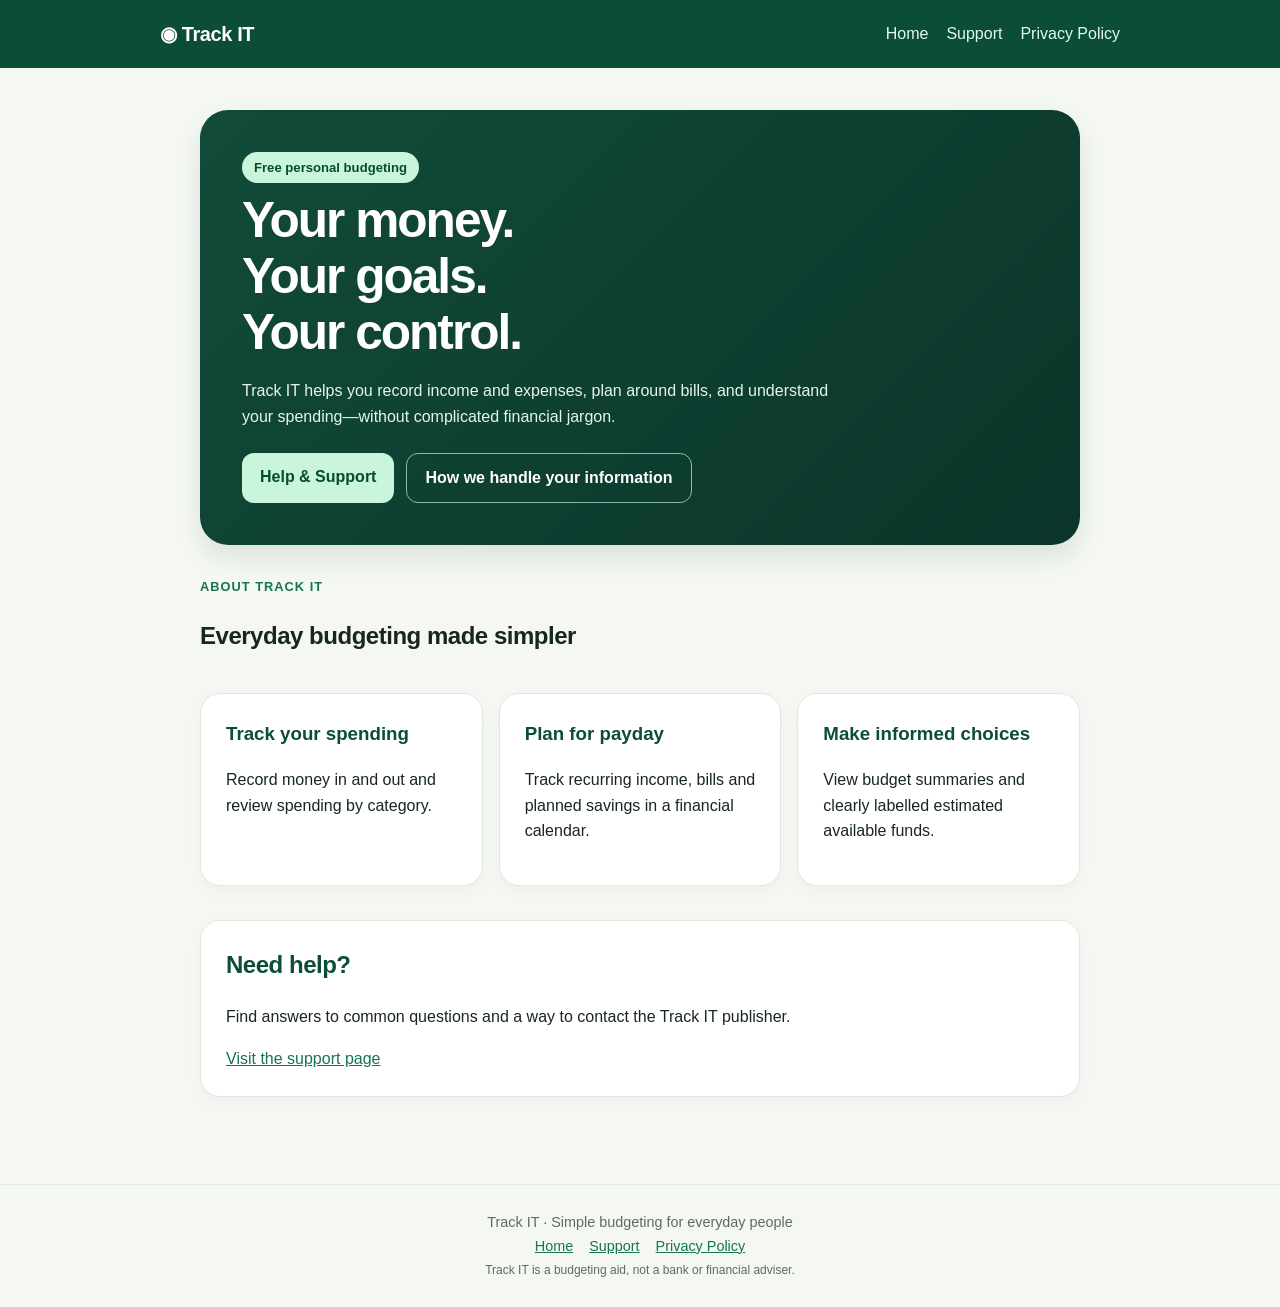
<file: index.html>
<!doctype html><html lang="en"><head><meta charset="utf-8"><meta name="viewport" content="width=device-width, initial-scale=1"><meta name="description" content="Track IT is a free iPhone budgeting app for everyday money management."><title>Home — Track IT</title><link rel="stylesheet" href="site.css"></head><body><a class="skip-link" href="#content">Skip to content</a><header class="top"><nav class="nav" aria-label="Main navigation"><a class="brand" href="index.html">◉ Track IT</a><div class="navlinks"><a href="index.html">Home</a><a href="support.html">Support</a><a href="privacy.html">Privacy Policy</a></div></nav></header><main id="content"><section class="hero"><span class="tag">Free personal budgeting</span><h1>Your money.<br>Your goals.<br>Your control.</h1><p>Track IT helps you record income and expenses, plan around bills, and understand your spending—without complicated financial jargon.</p><div class="actions"><a class="btn" href="support.html">Help &amp; Support</a><a class="btn alt" href="privacy.html">How we handle your information</a></div></section><section style="margin-top:32px"><p class="eyebrow">About Track IT</p><h2>Everyday budgeting made simpler</h2><div class="grid"><div class="card"><h3>Track your spending</h3><p>Record money in and out and review spending by category.</p></div><div class="card"><h3>Plan for payday</h3><p>Track recurring income, bills and planned savings in a financial calendar.</p></div><div class="card"><h3>Make informed choices</h3><p>View budget summaries and clearly labelled estimated available funds.</p></div></div></section><section class="card"><h2>Need help?</h2><p>Find answers to common questions and a way to contact the Track IT publisher.</p><a href="support.html">Visit the support page</a></section></main><footer>Track IT · Simple budgeting for everyday people<br><a href="index.html">Home</a><a href="support.html">Support</a><a href="privacy.html">Privacy Policy</a><br><small>Track IT is a budgeting aid, not a bank or financial adviser.</small></footer></body></html>
</file>
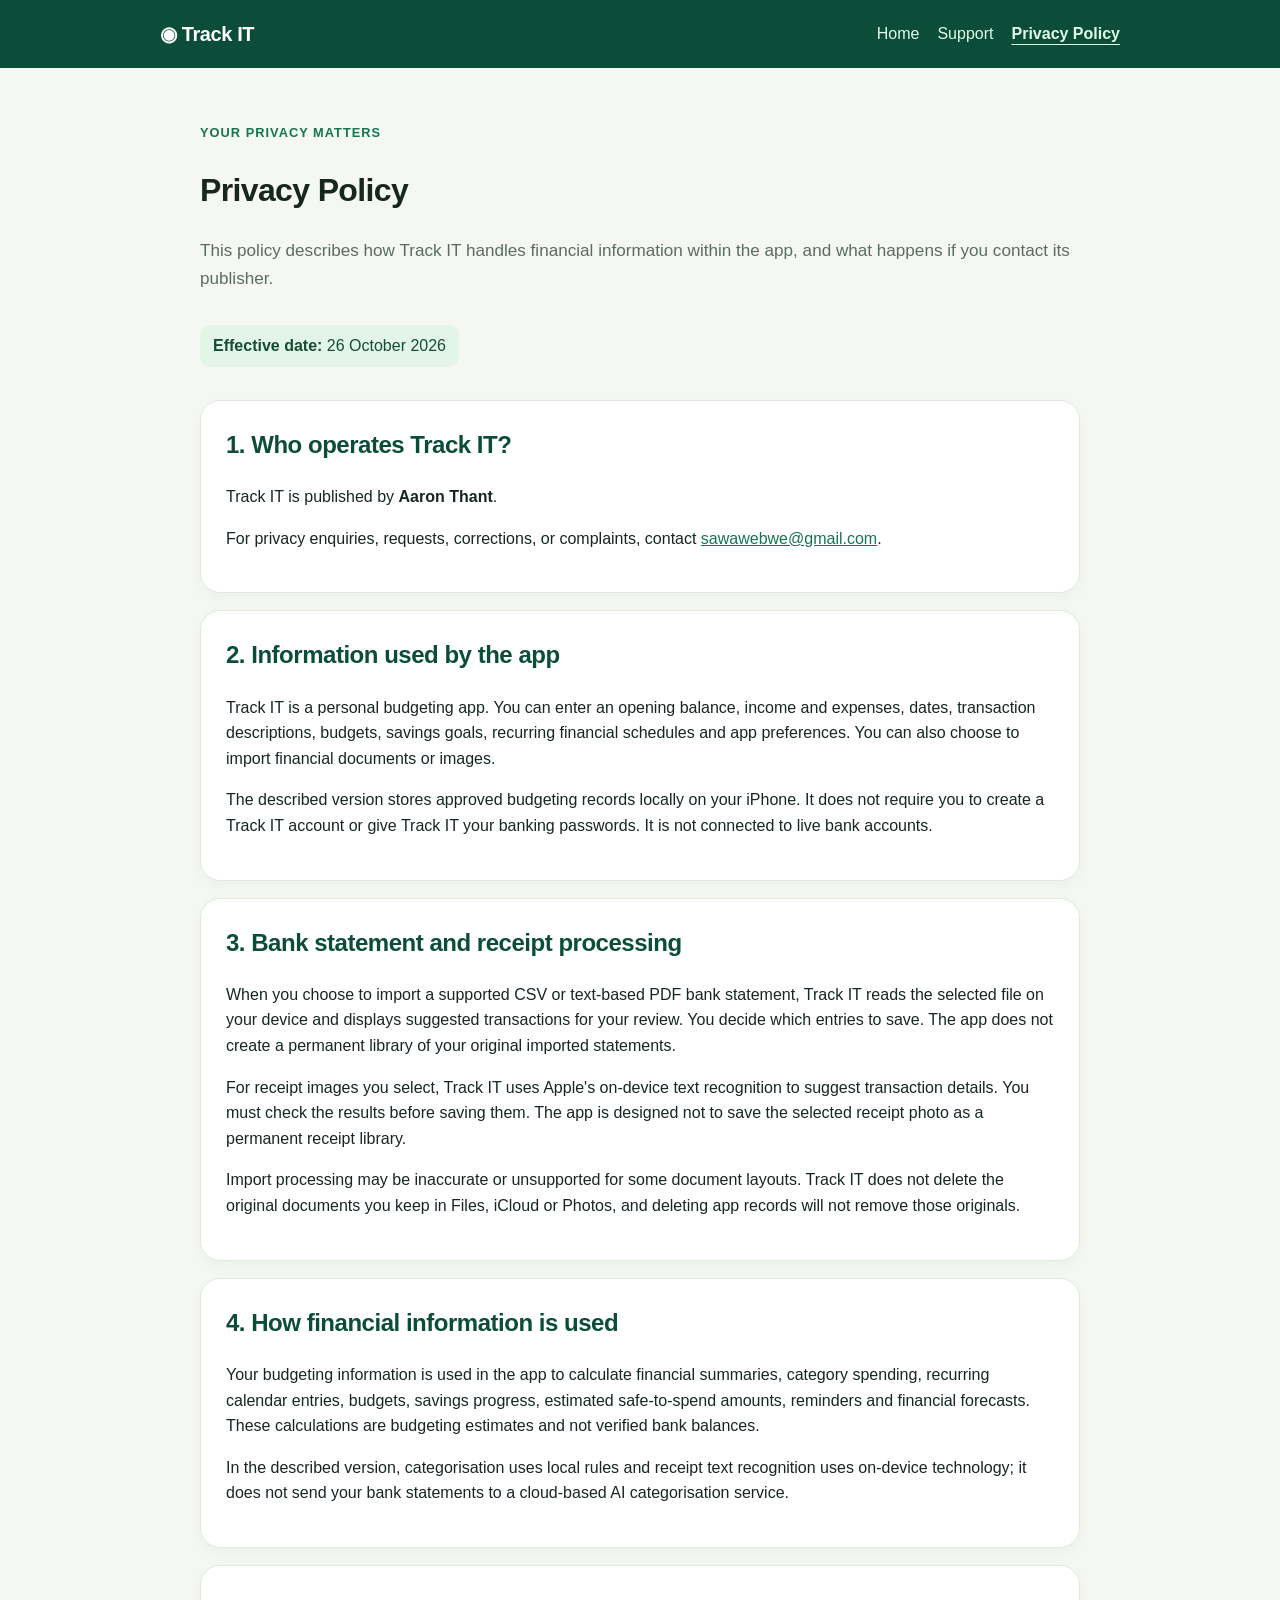
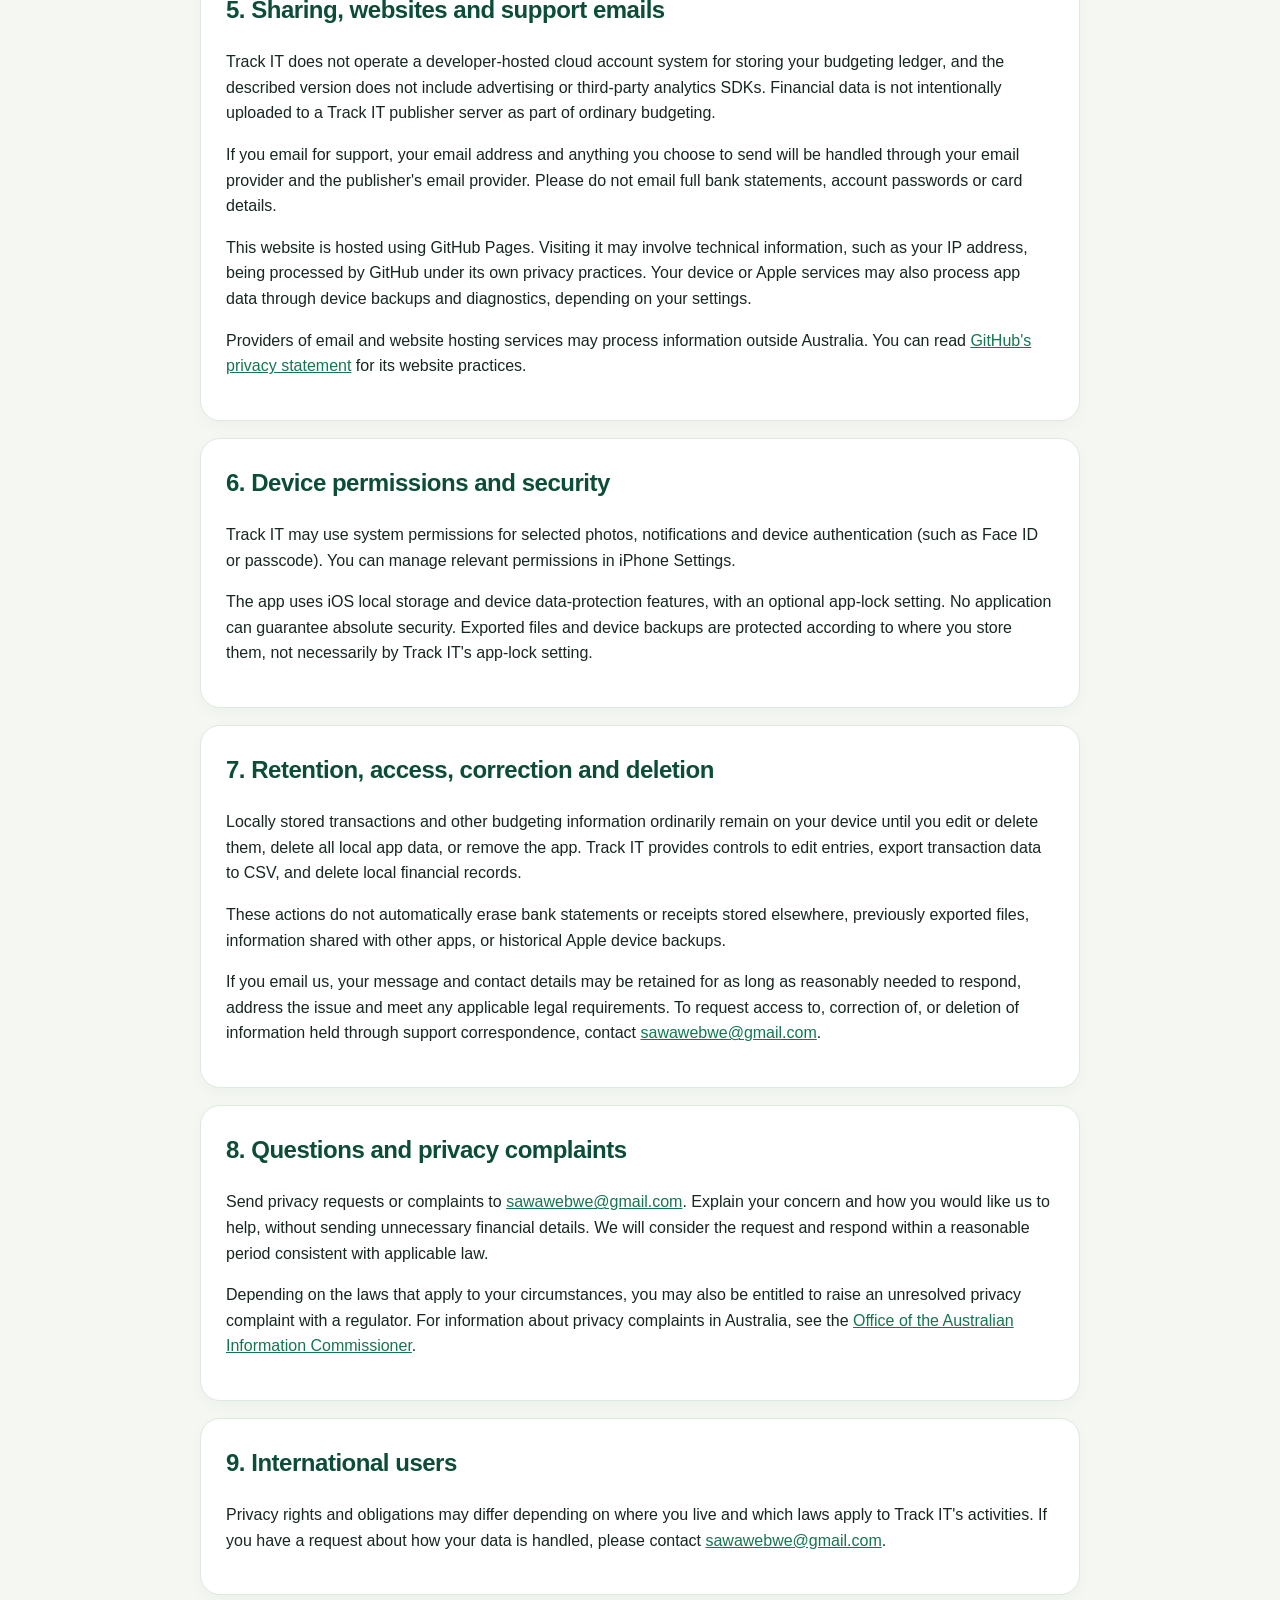
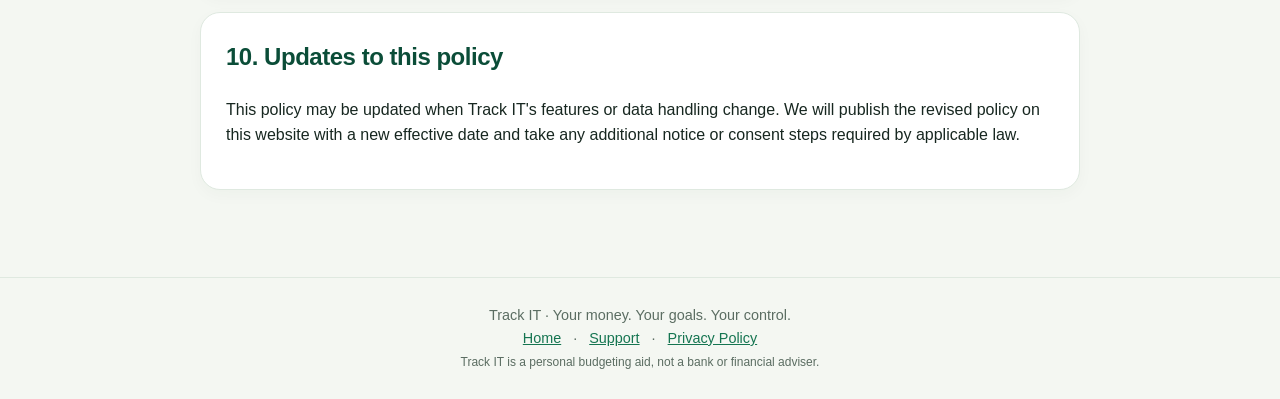
<file: privacy.html>
<!doctype html>
<html lang="en-AU">
<head>
  <meta charset="utf-8">
  <meta name="viewport" content="width=device-width, initial-scale=1">
  <meta name="color-scheme" content="light">
  <meta name="description" content="Track IT — free personal budgeting app for iPhone.">
  <title>Privacy Policy — Track IT</title>
  <link rel="stylesheet" href="site.css">
</head>
<body>
  <a class="skip-link" href="#content">Skip to content</a>
  <header class="top">
    <nav class="nav" aria-label="Main navigation">
      <a class="brand" href="index.html">◉ Track IT</a>
      <div class="navlinks">
        <a href="index.html">Home</a>
        <a href="support.html">Support</a>
        <a href="privacy.html" aria-current="page">Privacy Policy</a>
      </div>
    </nav>
  </header>
  <main id="content">
    <p class="eyebrow">Your privacy matters</p>
    <h1>Privacy Policy</h1>
    <p class="lead">This policy describes how Track IT handles financial information within the app, and what happens if you contact its publisher.</p>
    <p class="updated"><strong>Effective date:</strong> 26 October 2026</p>

    <section class="card">
      <h2>1. Who operates Track IT?</h2>
      <p>Track IT is published by <strong>Aaron Thant</strong>.</p>
      <p>For privacy enquiries, requests, corrections, or complaints, contact <a href="mailto:sawawebwe@gmail.com">sawawebwe@gmail.com</a>.</p>
    </section>
    <section class="card">
      <h2>2. Information used by the app</h2>
      <p>Track IT is a personal budgeting app. You can enter an opening balance, income and expenses, dates, transaction descriptions, budgets, savings goals, recurring financial schedules and app preferences. You can also choose to import financial documents or images.</p>
      <p>The described version stores approved budgeting records locally on your iPhone. It does not require you to create a Track IT account or give Track IT your banking passwords. It is not connected to live bank accounts.</p>
    </section>
    <section class="card">
      <h2>3. Bank statement and receipt processing</h2>
      <p>When you choose to import a supported CSV or text-based PDF bank statement, Track IT reads the selected file on your device and displays suggested transactions for your review. You decide which entries to save. The app does not create a permanent library of your original imported statements.</p>
      <p>For receipt images you select, Track IT uses Apple's on-device text recognition to suggest transaction details. You must check the results before saving them. The app is designed not to save the selected receipt photo as a permanent receipt library.</p>
      <p>Import processing may be inaccurate or unsupported for some document layouts. Track IT does not delete the original documents you keep in Files, iCloud or Photos, and deleting app records will not remove those originals.</p>
    </section>
    <section class="card">
      <h2>4. How financial information is used</h2>
      <p>Your budgeting information is used in the app to calculate financial summaries, category spending, recurring calendar entries, budgets, savings progress, estimated safe-to-spend amounts, reminders and financial forecasts. These calculations are budgeting estimates and not verified bank balances.</p>
      <p>In the described version, categorisation uses local rules and receipt text recognition uses on-device technology; it does not send your bank statements to a cloud-based AI categorisation service.</p>
    </section>
    <section class="card">
      <h2>5. Sharing, websites and support emails</h2>
      <p>Track IT does not operate a developer-hosted cloud account system for storing your budgeting ledger, and the described version does not include advertising or third-party analytics SDKs. Financial data is not intentionally uploaded to a Track IT publisher server as part of ordinary budgeting.</p>
      <p>If you email for support, your email address and anything you choose to send will be handled through your email provider and the publisher's email provider. Please do not email full bank statements, account passwords or card details.</p>
      <p>This website is hosted using GitHub Pages. Visiting it may involve technical information, such as your IP address, being processed by GitHub under its own privacy practices. Your device or Apple services may also process app data through device backups and diagnostics, depending on your settings.</p>
      <p>Providers of email and website hosting services may process information outside Australia. You can read <a href="https://docs.github.com/en/site-policy/privacy-policies/github-general-privacy-statement" rel="noopener noreferrer">GitHub's privacy statement</a> for its website practices.</p>
    </section>
    <section class="card">
      <h2>6. Device permissions and security</h2>
      <p>Track IT may use system permissions for selected photos, notifications and device authentication (such as Face ID or passcode). You can manage relevant permissions in iPhone Settings.</p>
      <p>The app uses iOS local storage and device data-protection features, with an optional app-lock setting. No application can guarantee absolute security. Exported files and device backups are protected according to where you store them, not necessarily by Track IT's app-lock setting.</p>
    </section>
    <section class="card">
      <h2>7. Retention, access, correction and deletion</h2>
      <p>Locally stored transactions and other budgeting information ordinarily remain on your device until you edit or delete them, delete all local app data, or remove the app. Track IT provides controls to edit entries, export transaction data to CSV, and delete local financial records.</p>
      <p>These actions do not automatically erase bank statements or receipts stored elsewhere, previously exported files, information shared with other apps, or historical Apple device backups.</p>
      <p>If you email us, your message and contact details may be retained for as long as reasonably needed to respond, address the issue and meet any applicable legal requirements. To request access to, correction of, or deletion of information held through support correspondence, contact <a href="mailto:sawawebwe@gmail.com?subject=Track%20IT%20Data%20Request">sawawebwe@gmail.com</a>.</p>
    </section>
    <section class="card">
      <h2>8. Questions and privacy complaints</h2>
      <p>Send privacy requests or complaints to <a href="mailto:sawawebwe@gmail.com?subject=Track%20IT%20Privacy%20Complaint">sawawebwe@gmail.com</a>. Explain your concern and how you would like us to help, without sending unnecessary financial details. We will consider the request and respond within a reasonable period consistent with applicable law.</p>
      <p>Depending on the laws that apply to your circumstances, you may also be entitled to raise an unresolved privacy complaint with a regulator. For information about privacy complaints in Australia, see the <a href="https://www.oaic.gov.au/privacy/privacy-complaints" rel="noopener noreferrer">Office of the Australian Information Commissioner</a>.</p>
    </section>
    <section class="card">
      <h2>9. International users</h2>
      <p>Privacy rights and obligations may differ depending on where you live and which laws apply to Track IT's activities. If you have a request about how your data is handled, please contact <a href="mailto:sawawebwe@gmail.com">sawawebwe@gmail.com</a>.</p>
    </section>
    <section class="card">
      <h2>10. Updates to this policy</h2>
      <p>This policy may be updated when Track IT's features or data handling change. We will publish the revised policy on this website with a new effective date and take any additional notice or consent steps required by applicable law.</p>
    </section>
  </main>
  <footer>
    Track IT · Your money. Your goals. Your control.
    <br>
    <a href="index.html">Home</a> · <a href="support.html">Support</a> · <a href="privacy.html">Privacy Policy</a>
    <br><small>Track IT is a personal budgeting aid, not a bank or financial adviser.</small>
  </footer>
</body>
</html>
</file>
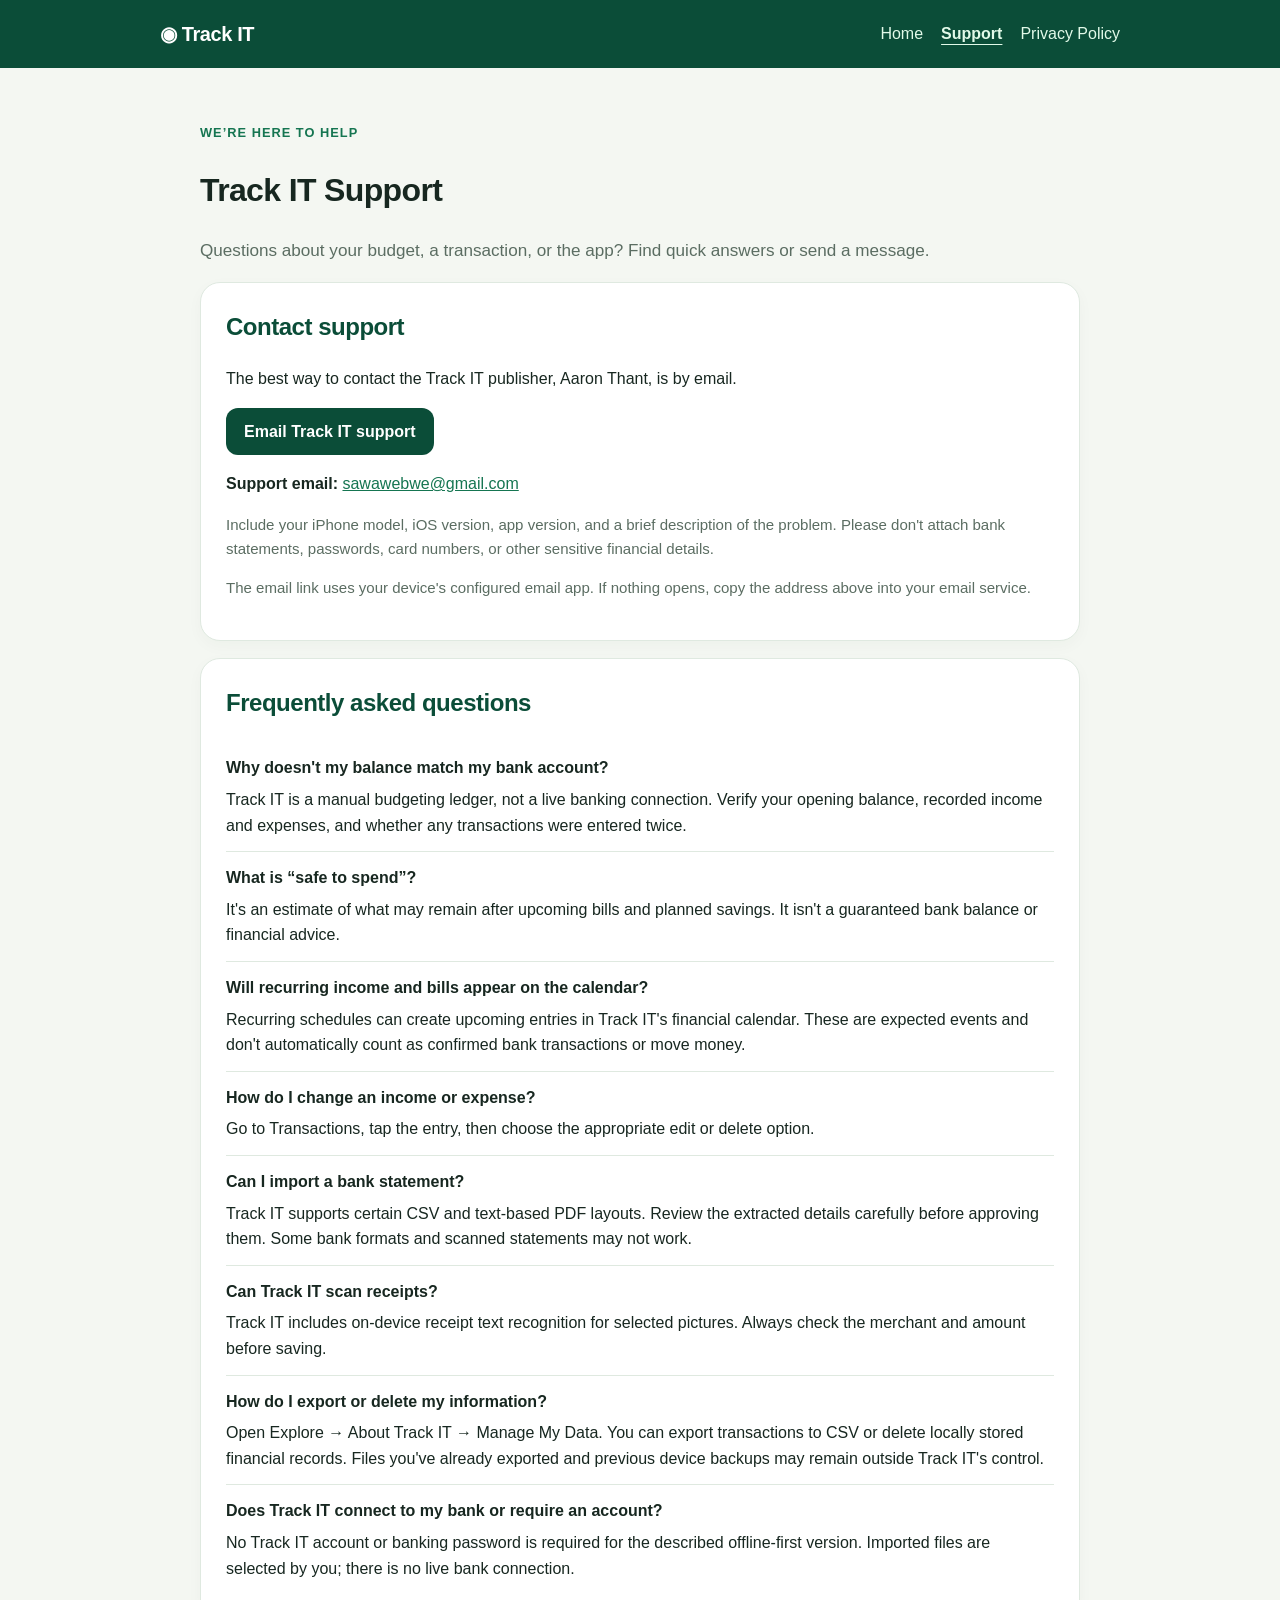
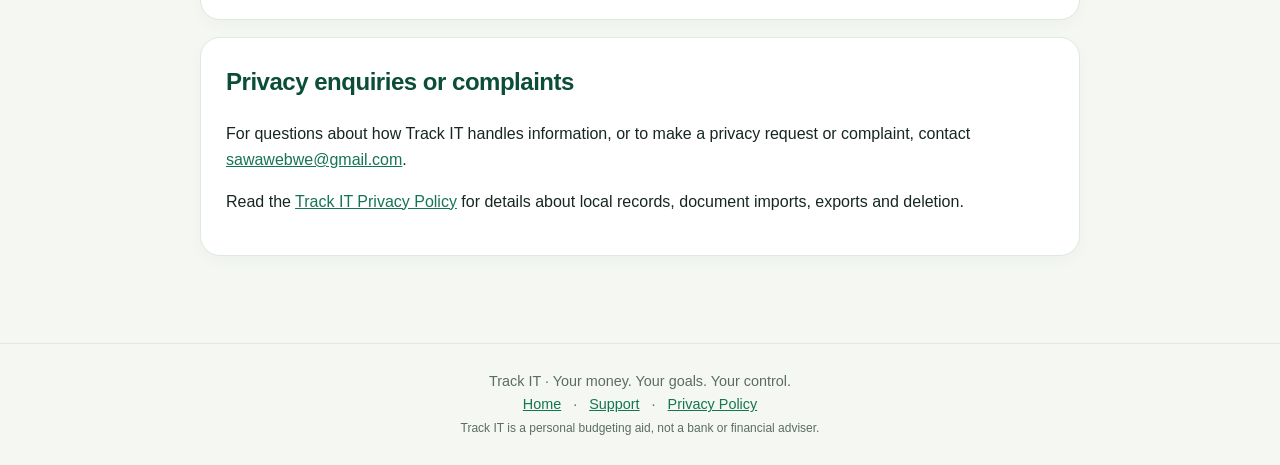
<file: support.html>
<!doctype html>
<html lang="en-AU">
<head>
  <meta charset="utf-8">
  <meta name="viewport" content="width=device-width, initial-scale=1">
  <meta name="color-scheme" content="light">
  <meta name="description" content="Track IT — free personal budgeting app for iPhone.">
  <title>Support — Track IT</title>
  <link rel="stylesheet" href="site.css">
</head>
<body>
  <a class="skip-link" href="#content">Skip to content</a>
  <header class="top">
    <nav class="nav" aria-label="Main navigation">
      <a class="brand" href="index.html">◉ Track IT</a>
      <div class="navlinks">
        <a href="index.html">Home</a>
        <a href="support.html" aria-current="page">Support</a>
        <a href="privacy.html">Privacy Policy</a>
      </div>
    </nav>
  </header>
  <main id="content">
    <p class="eyebrow">We’re here to help</p>
    <h1>Track IT Support</h1>
    <p class="lead">Questions about your budget, a transaction, or the app? Find quick answers or send a message.</p>
    <section class="card">
      <h2>Contact support</h2>
      <p>The best way to contact the Track IT publisher, Aaron Thant, is by email.</p>
      <p><a class="btn support-mail" href="mailto:sawawebwe@gmail.com?subject=Track%20IT%20Support%20Request">Email Track IT support</a></p>
      <p><strong>Support email:</strong> <a href="mailto:sawawebwe@gmail.com">sawawebwe@gmail.com</a></p>
      <p class="hint">Include your iPhone model, iOS version, app version, and a brief description of the problem. Please don't attach bank statements, passwords, card numbers, or other sensitive financial details.</p>
      <p class="hint">The email link uses your device's configured email app. If nothing opens, copy the address above into your email service.</p>
    </section>
    <section class="card">
      <h2>Frequently asked questions</h2>
      <div class="item"><strong>Why doesn't my balance match my bank account?</strong><p>Track IT is a manual budgeting ledger, not a live banking connection. Verify your opening balance, recorded income and expenses, and whether any transactions were entered twice.</p></div>
      <div class="item"><strong>What is “safe to spend”?</strong><p>It's an estimate of what may remain after upcoming bills and planned savings. It isn't a guaranteed bank balance or financial advice.</p></div>
      <div class="item"><strong>Will recurring income and bills appear on the calendar?</strong><p>Recurring schedules can create upcoming entries in Track IT's financial calendar. These are expected events and don't automatically count as confirmed bank transactions or move money.</p></div>
      <div class="item"><strong>How do I change an income or expense?</strong><p>Go to Transactions, tap the entry, then choose the appropriate edit or delete option.</p></div>
      <div class="item"><strong>Can I import a bank statement?</strong><p>Track IT supports certain CSV and text-based PDF layouts. Review the extracted details carefully before approving them. Some bank formats and scanned statements may not work.</p></div>
      <div class="item"><strong>Can Track IT scan receipts?</strong><p>Track IT includes on-device receipt text recognition for selected pictures. Always check the merchant and amount before saving.</p></div>
      <div class="item"><strong>How do I export or delete my information?</strong><p>Open Explore → About Track IT → Manage My Data. You can export transactions to CSV or delete locally stored financial records. Files you've already exported and previous device backups may remain outside Track IT's control.</p></div>
      <div class="item"><strong>Does Track IT connect to my bank or require an account?</strong><p>No Track IT account or banking password is required for the described offline-first version. Imported files are selected by you; there is no live bank connection.</p></div>
    </section>
    <section class="card">
      <h2>Privacy enquiries or complaints</h2>
      <p>For questions about how Track IT handles information, or to make a privacy request or complaint, contact <a href="mailto:sawawebwe@gmail.com?subject=Track%20IT%20Privacy%20Enquiry">sawawebwe@gmail.com</a>.</p>
      <p>Read the <a href="privacy.html">Track IT Privacy Policy</a> for details about local records, document imports, exports and deletion.</p>
    </section>
  </main>
  <footer>
    Track IT · Your money. Your goals. Your control.
    <br>
    <a href="index.html">Home</a> · <a href="support.html">Support</a> · <a href="privacy.html">Privacy Policy</a>
    <br><small>Track IT is a personal budgeting aid, not a bank or financial adviser.</small>
  </footer>
</body>
</html>
</file>
<file: site.css>
:root{color-scheme:light;--green:#0b4d38;--green2:#157551;--mint:#d7f7df;--bg:#f4f7f2;--ink:#172720;--muted:#5b6d62;--border:#dfe9e0}
*{box-sizing:border-box}body{margin:0;background:var(--bg);font-family:-apple-system,BlinkMacSystemFont,"Segoe UI",sans-serif;color:var(--ink);line-height:1.6}
a{color:var(--green2)}.top{background:var(--green);color:#fff;padding:18px 22px}.nav{display:flex;align-items:center;justify-content:space-between;flex-wrap:wrap;gap:14px;max-width:960px;margin:auto}.brand{font-weight:750;font-size:1.25rem;color:white;text-decoration:none;letter-spacing:-.02em}.navlinks{display:flex;gap:18px;flex-wrap:wrap}.navlinks a{color:#e2fae9;text-decoration:none}.navlinks a:hover{text-decoration:underline}
main{max-width:920px;margin:0 auto;padding:42px 20px 70px}.hero{background:linear-gradient(135deg,#124b39,#0b352a);color:white;padding:42px;border-radius:28px;box-shadow:0 12px 24px #0a392a1b}.hero h1{font-size:clamp(2rem,6vw,3.1rem);line-height:1.13;margin:9px 0 18px;letter-spacing:-.04em}.hero p{max-width:620px;color:#e4f7e9}.tag{font-weight:650;font-size:.82rem;background:#c8f5db;color:#064a31;padding:5px 12px;border-radius:999px;display:inline-block}.actions{display:flex;gap:12px;flex-wrap:wrap;margin-top:24px}.btn{display:inline-block;padding:11px 18px;border-radius:12px;background:#c8f5db;color:#064a31!important;text-decoration:none;font-weight:700}.btn.alt{background:transparent;color:white!important;border:1px solid #8dbbaa}
.grid{display:grid;grid-template-columns:repeat(auto-fit,minmax(240px,1fr));gap:16px}.card{background:#fff;border:1px solid var(--border);border-radius:20px;padding:25px;margin:17px 0;box-shadow:0 5px 16px #0a392a08}.card h2,.card h3{margin-top:0;color:var(--green)}h1,h2{letter-spacing:-.02em}.eyebrow{font-weight:750;text-transform:uppercase;letter-spacing:.08em;color:var(--green2);font-size:.8rem}.lead{font-size:1.07rem;color:var(--muted)}.note{background:#fff1c9;border-left:4px solid #dba122;border-radius:10px;padding:15px 18px;font-size:.96rem}.note strong{color:#755012}.item{padding:13px 0;border-bottom:1px solid var(--border)}.item:last-child{border:0}.item strong{display:block}footer{border-top:1px solid var(--border);color:var(--muted);text-align:center;padding:26px 16px;font-size:.9rem}footer a{margin:0 8px}ul{padding-left:24px}small{color:var(--muted)}@media(max-width:520px){.hero{padding:28px 24px}.navlinks{gap:11px}main{padding:28px 16px 54px}}

/* Additional accessible presentation for support and privacy pages */
.skip-link{position:absolute;top:-50px;left:12px;background:#fff;color:#073d2b;padding:9px 14px;z-index:10;border-radius:8px}
.skip-link:focus{top:9px}
.navlinks a[aria-current="page"]{text-decoration:underline;text-underline-offset:5px;font-weight:700}
a:focus-visible{outline:3px solid #f0aa38;outline-offset:4px}
.support-mail{background:#0b4d38;color:white!important}
.hint{color:var(--muted);font-size:.94rem}
.updated{display:inline-block;background:#e2f5e7;border-radius:10px;padding:8px 13px;color:#164d32}
.item p{margin:6px 0 0}
@media print{.top,.skip-link,.support-mail{display:none}body{background:white}.card{box-shadow:none;break-inside:avoid}main{padding:10px}}
</file>
